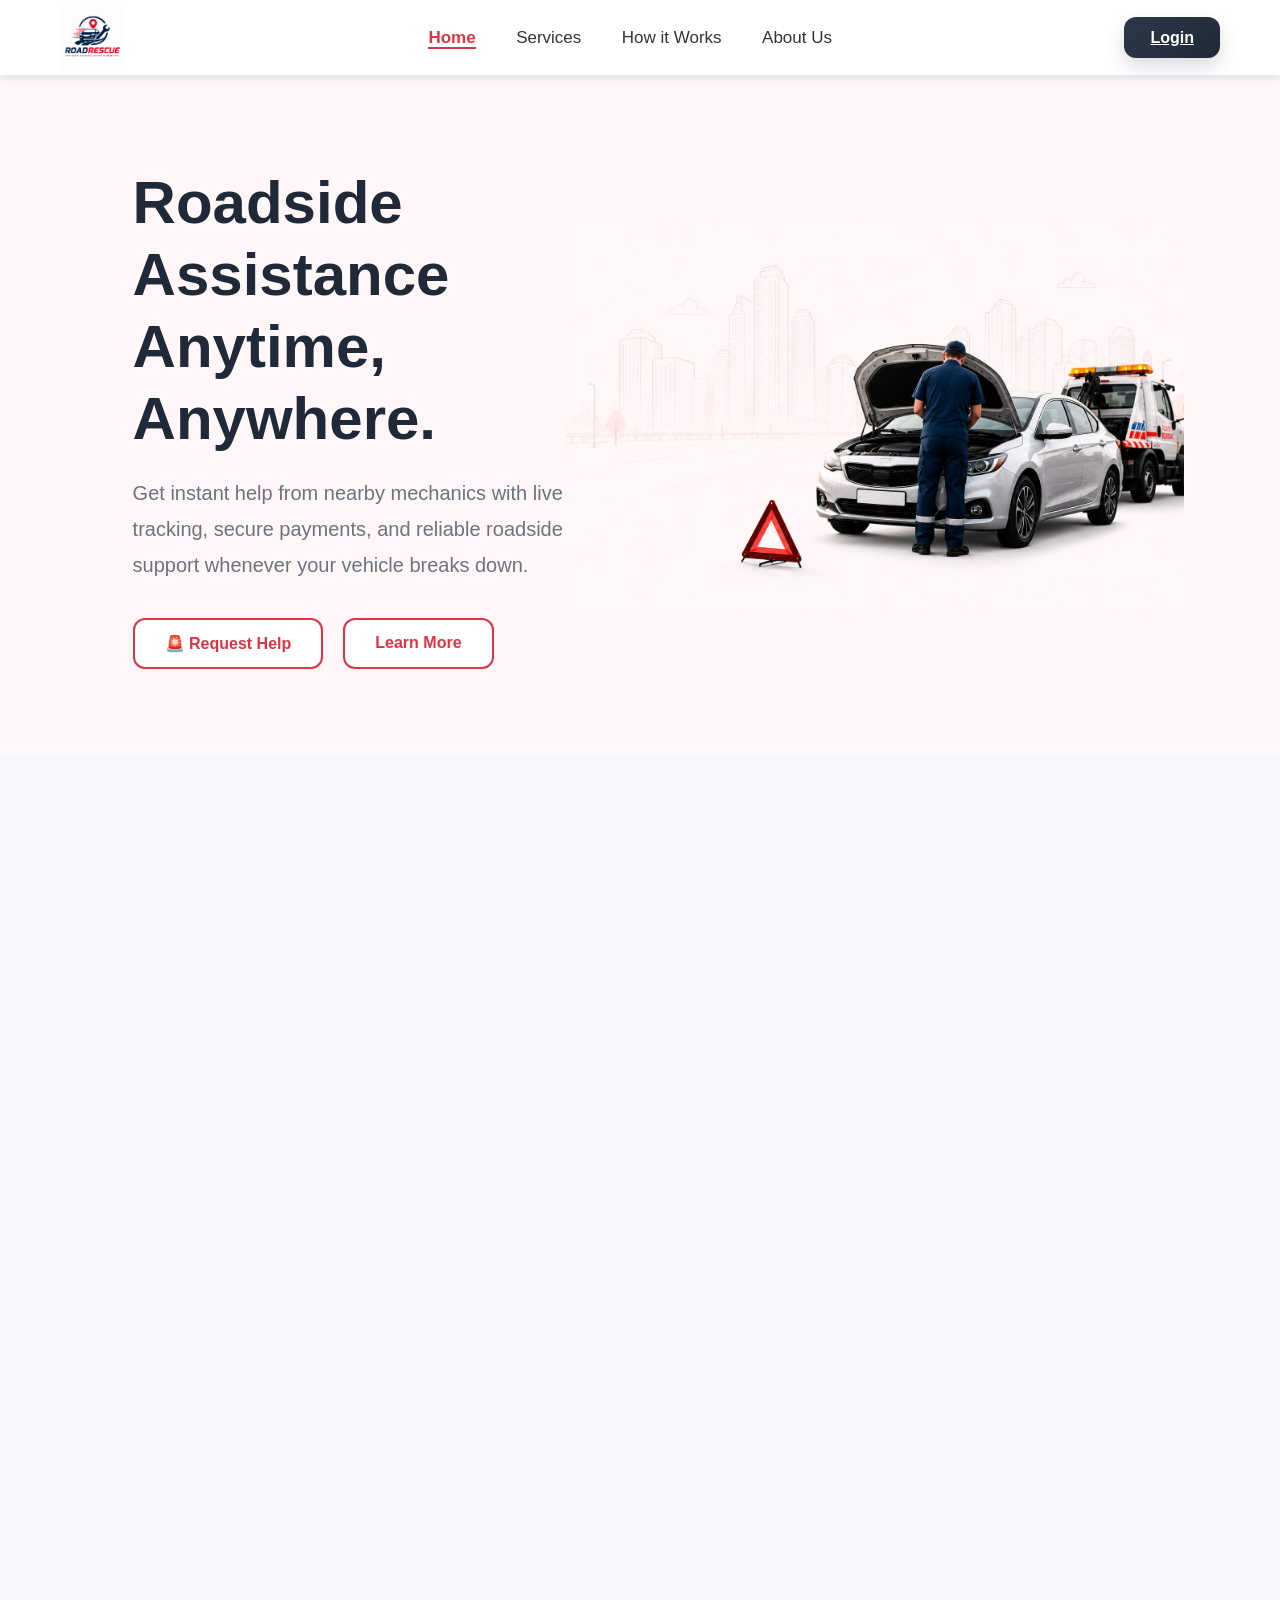
<file: Index.html>
<!DOCTYPE html>
<html lang="en">

<head>
    <meta charset="UTF-8">
    <meta name="viewport" content="width=device-width, initial-scale=1.0">
    <title>RoadRescue</title>
    <link rel="stylesheet" href="css/style.css">
    <link rel="stylesheet" href="https://unpkg.com/aos@2.3.4/dist/aos.css">
</head>

<body>
    <nav class="navbar">
        <div class="logo">
            <img src="images/Logo.png" alt="logo">
        </div>
        <div class="menu">
            <ul>
                <li><a href="#home">Home</a></li>
                <li><a href="#services">Services</a></li>
                <li><a href="#how-it-works">How it Works</a></li>
                <li><a href="#contact">About Us</a></li>

            </ul>
        </div>
        <div class="button">
           <a href="login.html" class="login">Login</a>
        </div>
    </nav>
    <section class="hero" id="home" data-aos="fade-up">
        <div class="hero-text">
            <h1>Roadside Assistance <br> Anytime, Anywhere.</h1>

            <p>
                Get instant help from nearby mechanics with live tracking,
                secure payments, and reliable roadside support whenever your
                vehicle breaks down.
            </p>

            <div class="hero-btns">
                <button class="help-btn" id="requestHelpBtn">🚨 Request Help</button>
                <button class="learn-btn">Learn More</button>
            </div>

        </div>
        <div class="hero-img">
                <div class="hero-image">
                <img src="images/HeroPic.jpeg" alt="Roadside Assistance">
            </div>
        </div>
    </section>
    <section class="services" id="services" data-aos="fade-up">

    <h4>OUR SERVICES</h4>
    <h2>Emergency Roadside Assistance</h2>
    <p class="subtitle">
        We provide fast, reliable, and professional roadside assistance
        whenever and wherever you need it.
    </p>

    <div class="service-container">

        <div class="card" data-aos="zoom-in">
            <div class="icon">🛞</div>
            <h3>Flat Tire Repair</h3>
            <p>Quick tire replacement and puncture repair to get you back on the road safely.</p>
        </div>

        <div class="card" data-aos="zoom-in">
            <div class="icon">🔋</div>
            <h3>Battery Jump Start</h3>
            <p>Dead battery? Our experts provide instant jump-start assistance anytime.</p>
        </div>

        <div class="card" data-aos="zoom-in">
            <div class="icon">⛽</div>
            <h3>Fuel Delivery</h3>
            <p>Run out of fuel? We'll deliver fuel directly to your current location.</p>
        </div>

        <div class="card" data-aos="zoom-in">
            <div class="icon">🔧</div>
            <h3>Engine Assistance</h3>
            <p>Emergency mechanical support for minor engine issues and roadside repairs.</p>
        </div>

    </div>

</section>
<section class="how-it-works" id="how-it-works" data-aos="flip-left">

    <h4>HOW IT WORKS</h4>
    <h2>Get Help in 4 Simple Steps</h2>

    <p class="how-subtitle">
        RoadRescue connects you with nearby mechanics in just a few clicks,
        ensuring quick and reliable roadside assistance whenever you need it.
    </p>

    <div class="steps">

        <div class="step">
            <div class="step-icon">📍</div>
            <h3>Share Location</h3>
            <p>Allow GPS access so we can detect your exact location instantly.</p>
        </div>

        <div class="arrow">➜</div>

        <div class="step">
            <div class="step-icon">👨‍🔧</div>
            <h3>Find Mechanic</h3>
            <p>Our system connects you with the nearest available mechanic.</p>
        </div>

        <div class="arrow">➜</div>

        <div class="step">
            <div class="step-icon">🚗</div>
            <h3>Track Live</h3>
            <p>Monitor your mechanic's live location and estimated arrival time.</p>
        </div>

        <div class="arrow">➜</div>

        <div class="step">
            <div class="step-icon">✅</div>
            <h3>Back on Road</h3>
            <p>Get your vehicle repaired safely and rate your experience.</p>
        </div>

    </div>

</section>
<footer id="contact"  data-aos="fade-up">

    <div class="footer-container">

        <div class="footer-about">

            <h2>🚗 RoadRescue</h2>

            <p>
                Your trusted roadside assistance partner.
                Fast, reliable, and available whenever your vehicle needs help.
            </p>

        </div>

        <div class="footer-links">

            <h3>Quick Links</h3>

            <a href="#">Home</a>
            <a href="#">Services</a>
            <a href="#">How It Works</a>
            <a href="#">Contact</a>

        </div>

        <div class="footer-contact">

            <h3>Contact</h3>

            <p>📍 Ahmedabad, India</p>
            <p>📞 +91 98765 43210</p>
            <p>✉ support@roadrescue.com</p>

        </div>

    </div>

    <hr>

    <p class="copyright">
        © 2026 RoadRescue. All Rights Reserved.
    </p>

</footer>
<script src="https://unpkg.com/aos@2.3.4/dist/aos.js"></script>
<script>
    AOS.init();
</script>

<script src="js/script.js"></script>
</body>

</html>
</file>
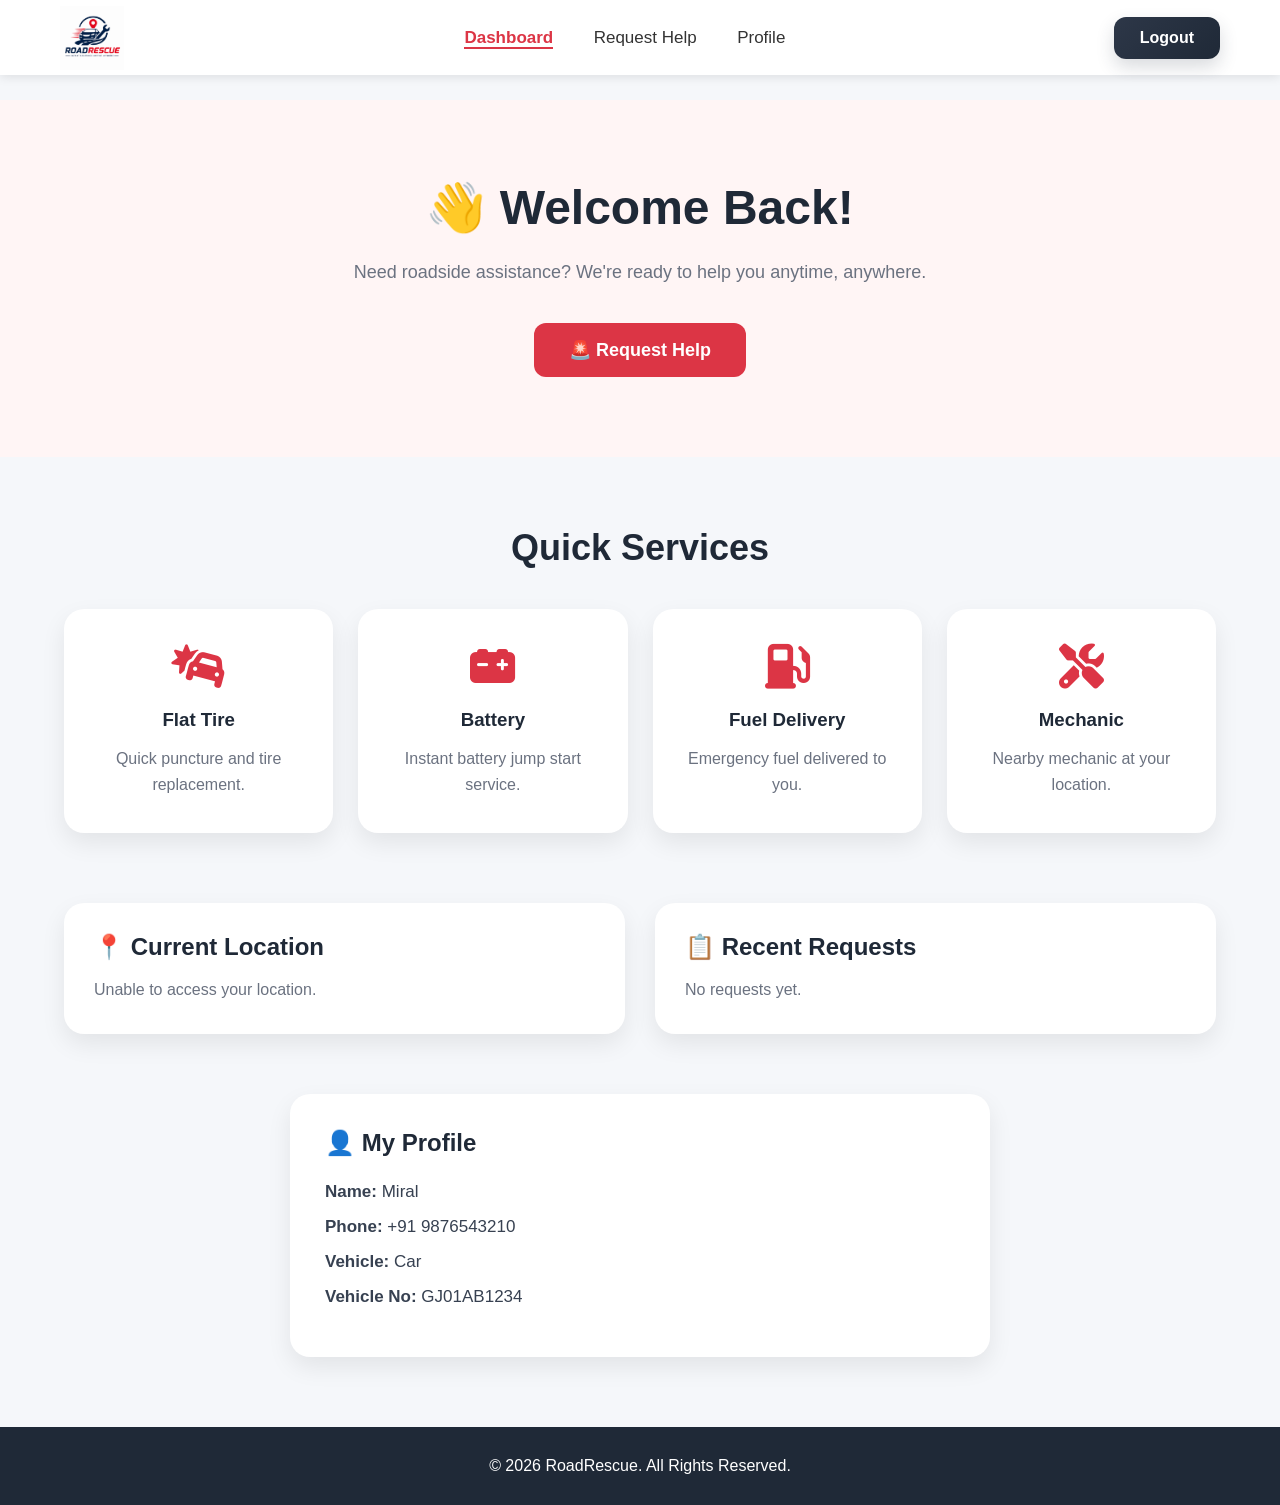
<file: dashboard.html>
<!DOCTYPE html>
<html lang="en">

<head>
    <meta charset="UTF-8">
    <meta name="viewport" content="width=device-width, initial-scale=1.0">
    <title>Dashboard | RoadRescue</title>

    <link rel="stylesheet" href="css/style.css">
    <link rel="stylesheet" href="css/dashboard.css">

    <link rel="stylesheet"
        href="https://cdnjs.cloudflare.com/ajax/libs/font-awesome/6.7.2/css/all.min.css">
</head>

<body>

    <!-- ================= NAVBAR ================= -->

    <nav class="navbar">

        <div class="logo">
            <a href="index.html">
                <img src="images/Logo.png" alt="RoadRescue Logo">
            </a>
        </div>

        <div class="menu">
            <ul>
                <li><a href="#" class="active">Dashboard</a></li>
                <li><a href="request.html">Request Help</a></li>
                <li><a href="profile.html">Profile</a></li>
            </ul>
        </div>

        <div class="button">
            <button class="login" id="logoutBtn">
                Logout
            </button>
        </div>

    </nav>

    <!-- ================= HERO ================= -->

    <section class="dashboard-hero">

        <h1>👋 Welcome Back!</h1>

        <p>
            Need roadside assistance? We're ready to help you anytime,
            anywhere.
        </p>

        <a href="request.html" class="request-btn">
            🚨 Request Help
        </a>

    </section>

    <!-- ================= SERVICES ================= -->

    <section class="dashboard-services">

        <h2>Quick Services</h2>

        <div class="service-grid">

            <div class="service-card">
                <i class="fa-solid fa-car-burst"></i>
                <h3>Flat Tire</h3>
                <p>Quick puncture and tire replacement.</p>
            </div>

            <div class="service-card">
                <i class="fa-solid fa-car-battery"></i>
                <h3>Battery</h3>
                <p>Instant battery jump start service.</p>
            </div>

            <div class="service-card">
                <i class="fa-solid fa-gas-pump"></i>
                <h3>Fuel Delivery</h3>
                <p>Emergency fuel delivered to you.</p>
            </div>

            <div class="service-card">
                <i class="fa-solid fa-screwdriver-wrench"></i>
                <h3>Mechanic</h3>
                <p>Nearby mechanic at your location.</p>
            </div>

        </div>

    </section>

    <!-- ================= DASHBOARD INFO ================= -->

    <section class="dashboard-info">

        <!-- Location -->

        <div class="info-card">

            <h2>📍 Current Location</h2>

            <p id="locationText">
                Detecting your location...
            </p>

        </div>

        <!-- Recent Requests -->

        <div class="info-card">

            <h2>📋 Recent Requests</h2>

            <p>
                No requests yet.
            </p>

        </div>

    </section>

    <!-- ================= PROFILE ================= -->

    <section class="profile-card">

        <h2>👤 My Profile</h2>

        <div class="profile-details">

            <p><strong>Name:</strong> Miral</p>

            <p><strong>Phone:</strong> +91 9876543210</p>

            <p><strong>Vehicle:</strong> Car</p>

            <p><strong>Vehicle No:</strong> GJ01AB1234</p>

        </div>

    </section>

    <!-- ================= FOOTER ================= -->

    <footer>

        <p>
            © 2026 RoadRescue. All Rights Reserved.
        </p>

    </footer>

    <script src="js/dashboard.js"></script>

</body>

</html>
</file>
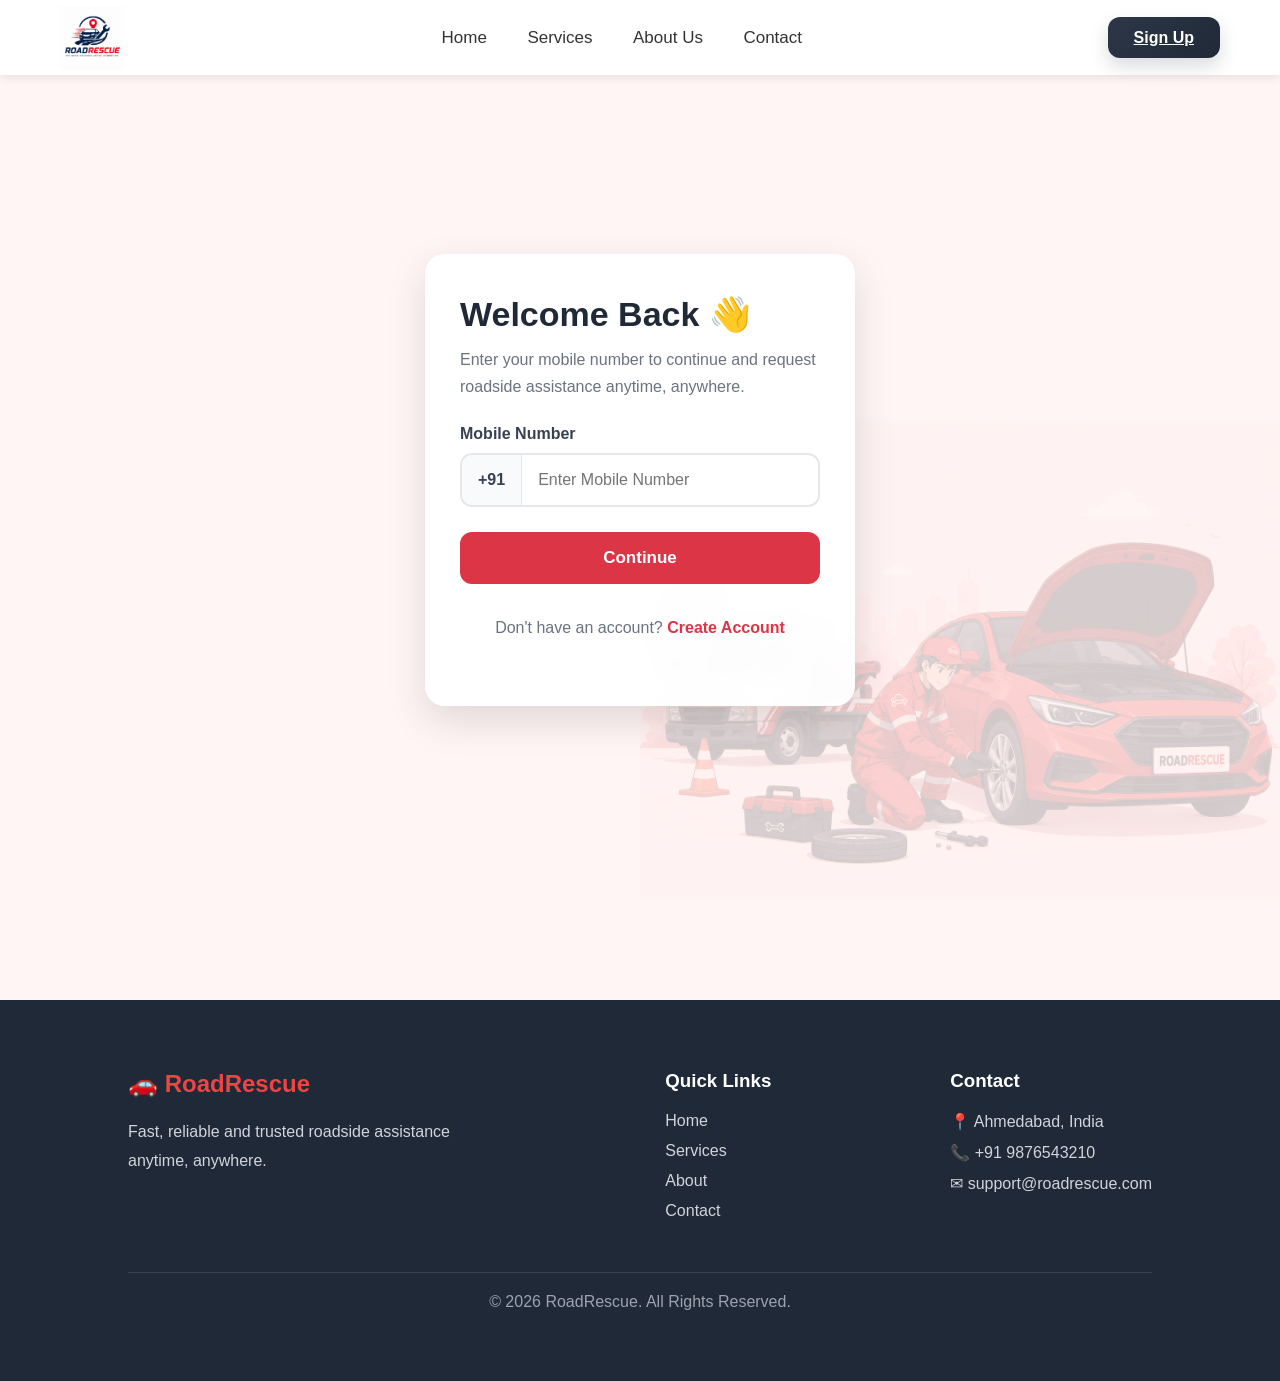
<file: login.html>
<!DOCTYPE html>
<html lang="en">

<head>
    <meta charset="UTF-8">
    <meta name="viewport" content="width=device-width, initial-scale=1.0">
    <title>Login Roadrescue</title>
    <link rel="stylesheet" href="css/style.css">
    <link rel="stylesheet" href="css/login.css">
</head>

<body>
    <nav class="navbar">
        <div class="logo">
            <a href="index.html">
                <img src="images/Logo.png" alt="RoadRescue Logo">
            </a>
        </div>

        <div class="menu">
            <ul>
                <li><a href="index.html">Home</a></li>
                <li><a href="services.html">Services</a></li>
                <li><a href="about.html">About Us</a></li>
                <li><a href="contact.html">Contact</a></li>
            </ul>
        </div>

        <div class="button">
            <a href="signup.html" class="login">Sign Up</a>
        </div>
    </nav>


    <section class="login-section">

        <!-- Background Illustration -->

        <img src="images/login-background.png" alt="Roadside Assistance" class="bg-image">

        <!-- Login Card -->

        <div class="login-card">

            <h1>Welcome Back 👋</h1>

            <p>
                Enter your mobile number to continue and request roadside
                assistance anytime, anywhere.
            </p>

            <!-- Login Form -->

            <form id="loginForm">

                <label>Mobile Number</label>

                <div class="phone-input">

                    <span>+91</span>

                    <input type="tel" id="phone" maxlength="10" placeholder="Enter Mobile Number" required>

                </div>

                <button type="submit" class="login-btn">
                    Continue
                </button>

            </form>

            <!-- OTP -->

            <div class="otp-box">

                <h2>Verify OTP</h2>

                <p>
                    Enter the 6-digit OTP sent to your mobile number.
                </p>

                <div class="otp-inputs">

                    <input type="text" maxlength="1">
                    <input type="text" maxlength="1">
                    <input type="text" maxlength="1">
                    <input type="text" maxlength="1">
                    <input type="text" maxlength="1">
                    <input type="text" maxlength="1">

                </div>

                <p class="resend">
                    Didn't receive OTP?
                    <a href="#">Resend OTP</a>
                </p>

                <button type="button" id="verifyBtn" class="login-btn">
                    Verify OTP
                </button>

            </div>

            <p class="signup-link">
                Don't have an account?
                <a href="signup.html">Create Account</a>
            </p>

        </div>

    </section>

    <footer>

        <div class="footer-container">

            <div class="footer-about">

                <h2>🚗 RoadRescue</h2>

                <p>

                    Fast, reliable and trusted roadside assistance anytime,
                    anywhere.

                </p>

            </div>

            <div class="footer-links">

                <h3>Quick Links</h3>

                <a href="index.html">Home</a>
                <a href="services.html">Services</a>
                <a href="about.html">About</a>
                <a href="contact.html">Contact</a>

            </div>

            <div class="footer-contact">

                <h3>Contact</h3>

                <p>📍 Ahmedabad, India</p>
                <p>📞 +91 9876543210</p>
                <p>✉ support@roadrescue.com</p>

            </div>

        </div>

        <hr>

        <p class="copyright">

            © 2026 RoadRescue. All Rights Reserved.

        </p>

    </footer>

    <script src="js/login.js"></script>
</body>

</html>
</file>
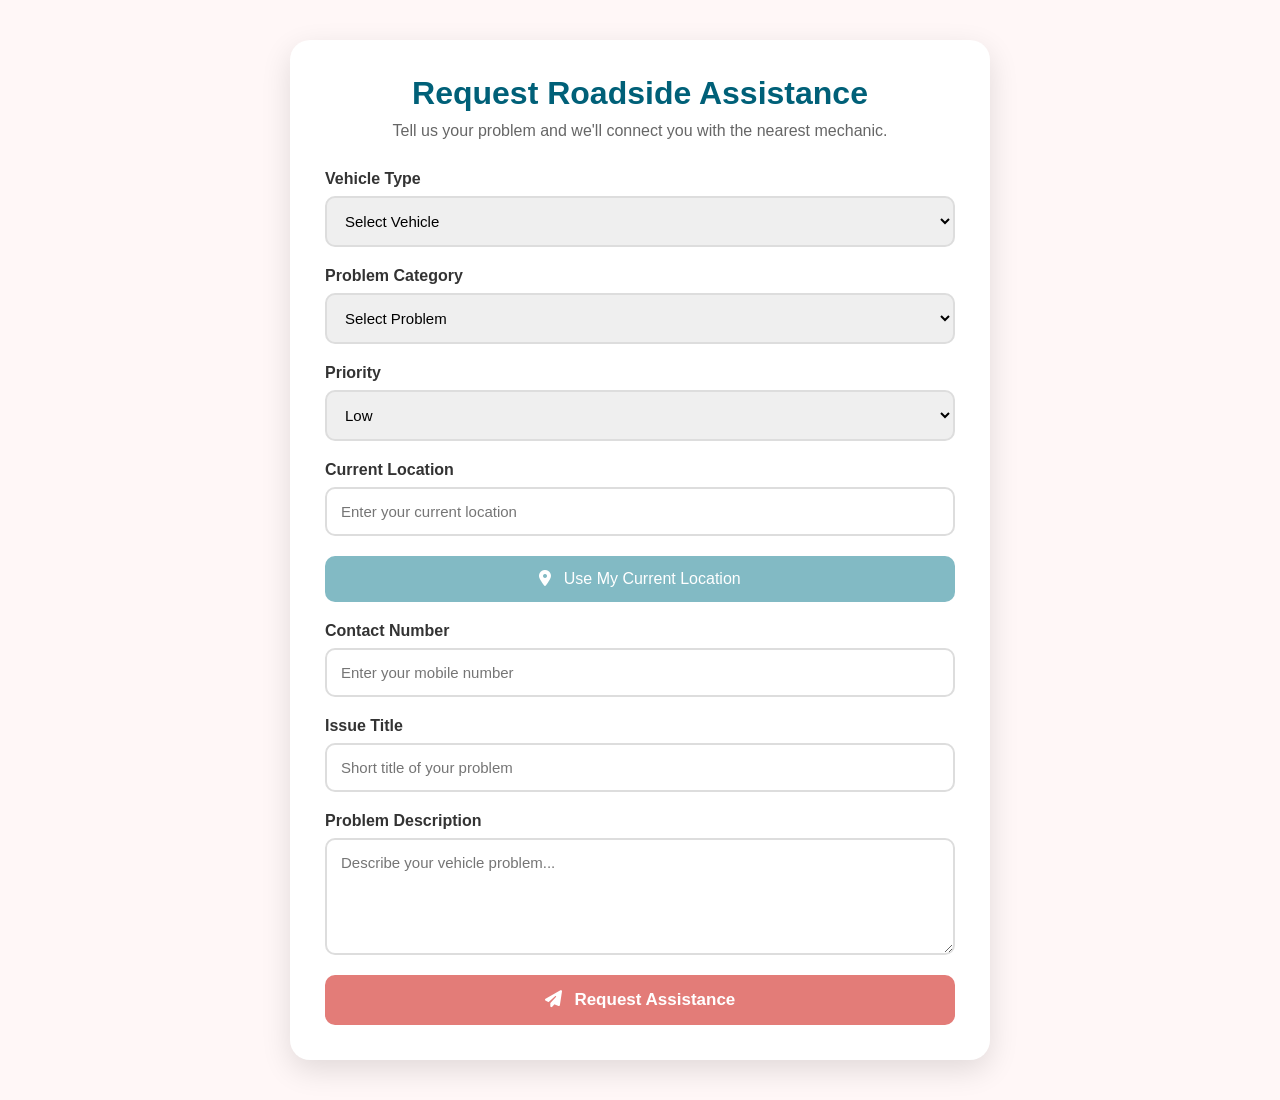
<file: request.html>
<!DOCTYPE html>
<html lang="en">
<head>
    <meta charset="UTF-8">
    <meta name="viewport" content="width=device-width, initial-scale=1.0">
    <title>Request Help</title>

    <link rel="stylesheet" href="css/request.css">

    <link rel="stylesheet"
    href="https://cdnjs.cloudflare.com/ajax/libs/font-awesome/6.6.0/css/all.min.css">
</head>
<body>

<div class="container">

    <div class="help-card">

        <h1>Request Roadside Assistance</h1>
        <p>Tell us your problem and we'll connect you with the nearest mechanic.</p>

        <form id="helpForm">

            <!-- Vehicle Type -->
            <div class="input-box">
                <label>Vehicle Type</label>

                <select id="vehicleType" required>
                    <option value="">Select Vehicle</option>
                    <option>Bike</option>
                    <option>Car</option>
                    <option>Scooter</option>
                    <option>Truck</option>
                    <option>Bus</option>
                    <option>Other</option>
                </select>
            </div>

            <!-- Problem Category -->
            <div class="input-box">
                <label>Problem Category</label>

                <select id="problemCategory" required>
                    <option value="">Select Problem</option>
                    <option>Flat Tire</option>
                    <option>Battery Issue</option>
                    <option>Engine Failure</option>
                    <option>Fuel Delivery</option>
                    <option>Brake Issue</option>
                    <option>Accident Assistance</option>
                    <option>Towing Service</option>
                    <option>Other</option>
                </select>
            </div>

            <!-- Priority -->
            <div class="input-box">
                <label>Priority</label>

                <select id="priority">
                    <option>Low</option>
                    <option>Normal</option>
                    <option>Urgent</option>
                    <option>Emergency</option>
                </select>
            </div>

            <!-- Current Location -->
            <div class="input-box">
                <label>Current Location</label>

                <input
                type="text"
                id="location"
                placeholder="Enter your current location"
                required>
            </div>

            <!-- GPS Button -->
            <button type="button" class="location-btn">
                <i class="fa-solid fa-location-dot"></i>
                Use My Current Location
            </button>

            <!-- Contact Number -->
            <div class="input-box">
                <label>Contact Number</label>

                <input
                type="tel"
                id="phone"
                placeholder="Enter your mobile number"
                required>
            </div>

            <!-- Issue Title -->
            <div class="input-box">
                <label>Issue Title</label>

                <input
                type="text"
                id="title"
                placeholder="Short title of your problem"
                required>
            </div>

            <!-- Description -->
            <div class="input-box">
                <label>Problem Description</label>

                <textarea
                id="description"
                rows="5"
                placeholder="Describe your vehicle problem..."
                required></textarea>
            </div>

            <!-- Submit Button -->
            <button type="submit" class="submit-btn">
                <i class="fa-solid fa-paper-plane"></i>
                Request Assistance
            </button>

        </form>

    </div>

</div>

<script src="js/request.js"></script>

</body>
</html>
</file>
<file: css/style.css>
* {
    margin: 0;
    padding: 0;
    box-sizing: border-box;
    font-family: Arial, Helvetica, sans-serif;
}

html {
    scroll-behavior: smooth;
}

body {
    background-color: #f5f7fa;
}

section[id], footer[id] {
    scroll-margin-top: 90px;
}

.navbar {
    position: fixed;
    top: 0;
    left: 0;
    width: 100%;
    height: 75px;
    background: rgba(255, 255, 255, 0.95);
    display: flex;
    justify-content: space-between;
    align-items: center;
    padding: 0 60px;
    box-shadow: 0 2px 10px rgba(0, 0, 0, 0.1);
    z-index: 1000;
}

.navbar .logo {
    /* display: flex; */
    align-items: center;
    height: 64px;
    width: auto;
    padding-right: 12px;
}

.navbar .logo img {
    height: 100%;
    width: auto;
    display: block;
    object-fit: contain;
}

.menu {
    display: flex;
    list-style: none;
    gap: 30px;
    /* Space between menu items */
    align-items: center;
}

.menu li {
    margin: 0 18px;
    display: inline;
}

.menu a {
    text-decoration: none;
    color: #333;
    font-size: 17px;
    transition: .3s;
}

.menu a:hover {
    color: #1565c0;
    text-decoration: underline;

}

.menu a.active {
    color: #1565c0;
    font-weight: 600;
}

/* .button button {
    padding: 10px 20px;
    margin-left: 10px;
    border: none;
    border-radius: 5px;
    cursor: pointer;
    font-size: 15px;
    transition: .3s;
} */

.login {
    background: linear-gradient(135deg, #2d3748 0%, #1f2937 100%);
    color: #ffffff;
    border: none;
    padding: 12px 26px;
    border-radius: 12px;
    font-size: 16px;
    font-weight: 700;
    cursor: pointer;
    transition: transform 200ms ease, box-shadow 200ms ease, opacity 160ms ease;
    box-shadow: 0 8px 18px rgba(45, 55, 72, 0.18);
}
.login a{
    color: inherit;
    text-decoration: none;
}

.login:hover {
    transform: translateY(-2px) scale(1.02);
    box-shadow: 0 12px 24px rgba(45, 55, 72, 0.22);
}

.login:active {
    transform: translateY(0) scale(0.99);
    opacity: 0.98;
}

.login:focus {
    outline: 3px solid rgba(21,101,192,0.12);
    outline-offset: 4px;
}

.hero {
    width: 100%;
    margin:  80px auto;
    padding: 50px;
    display: flex;
    justify-content: center;
    align-items: center;
    min-height: 75vh;
    background-color: #fff7f7;
}

.hero-text {
    width: 85%;
    margin-left: 7%;
}

.hero-text h1 {
    font-size: 60px;
    color: #1f2937;
    margin-bottom: 20px;
    line-height: 1.2;
}

.hero-text p {
    font-size: 20px;
    color: #6b7280;
    line-height: 1.8;
    margin-bottom: 35px;
}

.hero-btns {
    display: flex;
    gap: 20px;
}

.help-btn {

    padding: 14px 30px;
    border: 2px solid #DC3545;
    background: white;
    color: #DC3545;
    border-radius: 12px;
    font-size: 16px;
    font-weight: bold;
    cursor: pointer;
    transition: .3s;

}

.learn-btn {

    padding: 14px 30px;
    border: 2px solid #DC3545;
    background: white;
    color: #DC3545;
    border-radius: 12px;
    font-size: 16px;
    font-weight: bold;
    cursor: pointer;
    transition: .3s;

}

.help-btn:hover {
     background: #DC3545;
     color: white;
    transform: scale(1.05);
}
.learn-btn:hover {
     background: #DC3545;
     color: white;
    transform: scale(1.05);
}

.hero-image {
    
    margin-right: 7%;
}

.hero-image img {
    width: 100%;
    object-fit: cover;
}
.services{
    width:90%;
    margin:100px auto;
    text-align:center;
}

* .services h4{
    color:#ef4444;
    letter-spacing:2px;
    margin-bottom:10px;
}

.services h2{
    font-size:42px;
    color:#1f2937;
    margin-bottom:15px;
}

.subtitle{
    color:#6b7280;
    width:60%;
    margin:auto;
    line-height:1.8;
    margin-bottom:50px;
}

.service-container{
    display:grid;
    grid-template-columns:repeat(4,1fr);
    gap:30px;
}

.card{
    background:white;
    padding:35px 25px;
    border-radius:20px;
    box-shadow:0 10px 30px rgba(0,0,0,.08);
    transition:.35s;
    cursor:pointer;
}

.card:hover{
    transform:translateY(-12px);
    box-shadow:0 20px 40px rgba(239,68,68,.18);
}

.icon{
    width:70px;
    height:70px;
    margin:auto;
    background:#fff5f5;
    border-radius:50%;
    display:flex;
    justify-content:center;
    align-items:center;
    font-size:32px;
    margin-bottom:20px;
}

.card h3{
    color:#1f2937;
    margin-bottom:15px;
}

.card p{
    color:#6b7280;
    line-height:1.7;
}
@media(max-width:992px){

.service-container{
    grid-template-columns:repeat(2,1fr);
}

.subtitle{
    width:90%;
}

}

@media(max-width:600px){

.service-container{
    grid-template-columns:1fr;
}

.services h2{
    font-size:32px;
}

} 
.how-it-works{
    width:100%;
    margin:100px auto;
    text-align:center;
    background-color: #fff5f5;
}

.how-it-works h4{
    color:#ef4444;
    letter-spacing:2px;
    margin-bottom:10px;
    padding: 10px;
}

.how-it-works h2{
    font-size:42px;
    color:#1f2937;
    margin-bottom:15px;
}

.how-subtitle{
    width:60%;
    margin:auto;
    color:#6b7280;
    line-height:1.8;
    margin-bottom:60px;
}

.steps{
    display:flex;
    justify-content:center;
    align-items:center;
    gap:20px;
    flex-wrap:wrap;
}

.step{
    width:220px;
    padding:30px 20px;
    background:white;
    border-radius:20px;
    box-shadow:0 10px 30px rgba(0,0,0,.08);
    transition:.3s;
}

.step:hover{
    transform:translateY(-10px);
}

.step-icon{
    width:70px;
    height:70px;
    background:#FFF5F5;
    margin:auto;
    border-radius:50%;
    display:flex;
    justify-content:center;
    align-items:center;
    font-size:32px;
    margin-bottom:20px;
}

.step h3{
    margin-bottom:15px;
    color:#1f2937;
}

.step p{
    color:#6b7280;
    line-height:1.6;
}

.arrow{
    font-size:35px;
    color:#ef4444;
}
footer{
    background:#1f2937;
    color:white;
    padding:70px 10%;
    margin-top:100px;
}

.footer-container{
    display:flex;
    justify-content:space-between;
    flex-wrap:wrap;
    gap:50px;
}

.footer-about{
    width:35%;
}

.footer-about h2{
    color:#ef4444;
    margin-bottom:20px;
}

.footer-about p{
    color:#d1d5db;
    line-height:1.8;
}

.footer-links,
.footer-contact{
    display:flex;
    flex-direction:column;
}

.footer-links h3,
.footer-contact h3{
    margin-bottom:20px;
}

.footer-links a{
    color:#d1d5db;
    text-decoration:none;
    margin-bottom:12px;
    transition:.3s;
}

.footer-links a:hover{
    color:#ef4444;
}

.footer-contact p{
    color:#d1d5db;
    margin-bottom:12px;
}

hr{
    margin:40px 0 20px;
    border:0;
    height:1px;
    background:#374151;
}

.copyright{
    text-align:center;
    color:#9ca3af;
}
.menu a.active {
    color: #DC3545;
    font-weight: bold;
    border-bottom: 2px solid #DC3545;
}
</file>
<file: css/dashboard.css>
/* ===========================
   DASHBOARD
=========================== */

body{
    background:#f5f7fa;
}

/* Hero Section */

.dashboard-hero{
    margin-top:100px;
    padding:80px 20px;
    text-align:center;
    background:#FFF5F5;
}

.dashboard-hero h1{
    font-size:48px;
    color:#1F2937;
    margin-bottom:20px;
}

.dashboard-hero p{
    max-width:700px;
    margin:auto;
    color:#6B7280;
    line-height:1.8;
    margin-bottom:35px;
    font-size:18px;
}

/* Request Button */

.request-btn{
    display:inline-block;
    background:#DC3545;
    color:white;
    text-decoration:none;
    padding:16px 35px;
    border-radius:12px;
    font-size:18px;
    font-weight:bold;
    transition:.3s;
}

.request-btn:hover{
    background:#C82333;
    transform:translateY(-4px);
}

/* Services */

.dashboard-services{
    width:90%;
    margin:70px auto;
}

.dashboard-services h2{
    text-align:center;
    margin-bottom:40px;
    color:#1F2937;
    font-size:36px;
}

.service-grid{
    display:grid;
    grid-template-columns:repeat(4,1fr);
    gap:25px;
}

.service-card{
    background:white;
    border-radius:20px;
    padding:35px 25px;
    text-align:center;
    box-shadow:0 10px 25px rgba(0,0,0,.08);
    transition:.3s;
}

.service-card:hover{
    transform:translateY(-10px);
    box-shadow:0 15px 35px rgba(220,53,69,.18);
}

.service-card i{
    font-size:45px;
    color:#DC3545;
    margin-bottom:20px;
}

.service-card h3{
    margin-bottom:15px;
    color:#1F2937;
}

.service-card p{
    color:#6B7280;
    line-height:1.6;
}

/* Dashboard Cards */

.dashboard-info{
    width:90%;
    margin:50px auto;
    display:grid;
    grid-template-columns:repeat(2,1fr);
    gap:30px;
}

.info-card{
    background:white;
    padding:30px;
    border-radius:20px;
    box-shadow:0 10px 25px rgba(0,0,0,.08);
}

.info-card h2{
    margin-bottom:15px;
    color:#1F2937;
}

.info-card p{
    color:#6B7280;
    line-height:1.8;
}

/* Profile */

.profile-card{
    width:90%;
    max-width:700px;
    margin:60px auto;
    background:white;
    padding:35px;
    border-radius:20px;
    box-shadow:0 10px 25px rgba(0,0,0,.08);
}

.profile-card h2{
    margin-bottom:25px;
    color:#1F2937;
}

.profile-details p{
    margin-bottom:15px;
    font-size:17px;
    color:#374151;
}

/* Footer */

footer{
    text-align:center;
    padding:30px;
    background:#1F2937;
    color:white;
    margin-top:70px;
}

/* Responsive */

@media(max-width:992px){

    .service-grid{
        grid-template-columns:repeat(2,1fr);
    }

    .dashboard-info{
        grid-template-columns:1fr;
    }

}

@media(max-width:768px){

    .dashboard-hero h1{
        font-size:36px;
    }

    .dashboard-hero p{
        font-size:16px;
    }

}

@media(max-width:600px){

    .service-grid{
        grid-template-columns:1fr;
    }

    .profile-card{
        padding:25px;
    }

    .dashboard-services h2{
        font-size:30px;
    }

}
</file>
<file: css/login.css>
/* ===========================
   LOGIN PAGE
=========================== */

body {
    background: #FFF5F5;
}

/* Login Section */

.login-section {
    position: relative;
    min-height: 100vh;
    display: flex;
    justify-content: center;
    align-items: center;
    padding: 120px 20px 60px;
    overflow: hidden;
}

/* Background Image */

.bg-image {
    position: absolute;
    right: 0;
    bottom: 0;
    width: 700px;
    max-width: 50%;
    opacity: 0.18;
    pointer-events: none;
    user-select: none;
}

/* Login Card */

.login-card {
    width: 100%;
    max-width: 430px;
    background: rgba(255,255,255,0.95);
    backdrop-filter: blur(8px);
    border-radius: 20px;
    padding: 40px 35px;
    box-shadow: 0 15px 40px rgba(0,0,0,.12);
    z-index: 2;
}

/* Heading */

.login-card h1 {
    color: #1F2937;
    font-size: 34px;
    margin-bottom: 12px;
}

.login-card p {
    color: #6B7280;
    line-height: 1.7;
    margin-bottom: 25px;
}

/* Labels */

form label {
    display: block;
    margin-bottom: 10px;
    font-weight: 600;
    color: #374151;
}

/* Phone Input */

.phone-input {
    display: flex;
    align-items: center;
    border: 2px solid #E5E7EB;
    border-radius: 12px;
    overflow: hidden;
    margin-bottom: 25px;
    transition: .3s;
    background: white;
}

.phone-input:focus-within {
    border-color: #DC3545;
    box-shadow: 0 0 0 4px rgba(220,53,69,.12);
}

.phone-input span {
    padding: 16px;
    background: #F9FAFB;
    font-weight: bold;
    color: #374151;
    border-right: 1px solid #E5E7EB;
}

.phone-input input {
    width: 100%;
    border: none;
    outline: none;
    padding: 16px;
    font-size: 16px;
    background: transparent;
}

/* Button */

.login-btn {
    width: 100%;
    padding: 16px;
    border: none;
    border-radius: 12px;
    background: #DC3545;
    color: white;
    font-size: 17px;
    font-weight: bold;
    cursor: pointer;
    transition: .3s;
}

.login-btn:hover {
    background: #C82333;
    transform: translateY(-2px);
}

/* OTP Section */

.otp-box {
    display: none;
    margin-top: 35px;
}

.otp-box h2 {
    color: #1F2937;
    margin-bottom: 10px;
}

.otp-inputs {
    display: flex;
    justify-content: space-between;
    gap: 10px;
    margin: 25px 0;
}

.otp-inputs input {
    width: 52px;
    height: 58px;
    border: 2px solid #E5E7EB;
    border-radius: 12px;
    text-align: center;
    font-size: 22px;
    font-weight: bold;
    outline: none;
    transition: .3s;
}

.otp-inputs input:focus {
    border-color: #DC3545;
}

/* Resend */

.resend {
    text-align: center;
    margin-bottom: 20px;
}

.resend a {
    color: #DC3545;
    text-decoration: none;
    font-weight: bold;
}

.resend a:hover {
    text-decoration: underline;
}

/* Signup */

.signup-link {
    text-align: center;
    margin-top: 30px;
}

.signup-link a {
    color: #DC3545;
    font-weight: bold;
    text-decoration: none;
}

.signup-link a:hover {
    text-decoration: underline;
}

/* ===========================
   Responsive
=========================== */

@media(max-width:900px){

    .bg-image{
        width:500px;
        opacity:.12;
    }

}

@media(max-width:768px){

    .login-card{
        max-width:100%;
        padding:35px 25px;
    }

    .bg-image{
        width:380px;
        opacity:.10;
    }

}

@media(max-width:480px){

    .login-card h1{
        font-size:28px;
    }

    .otp-inputs input{
        width:42px;
        height:48px;
        font-size:18px;
    }

    .phone-input span{
        padding:14px;
    }

}
</file>
<file: css/request.css>
*{
    margin: 0;
    padding: 0;
    box-sizing: border-box;
    font-family: "Poppins", sans-serif;
}

body{
    background: #fff7f7;
    display: flex;
    justify-content: center;
    align-items: center;
    min-height: 100vh;
    padding: 40px 20px;
}

.container{
    width: 100%;
    display: flex;
    justify-content: center;
}

.help-card{
    width: 100%;
    max-width: 700px;
    background: #ffffff;
    border-radius: 20px;
    padding: 35px;
    box-shadow: 0 10px 30px rgba(0,0,0,0.12);
}

.help-card h1{
    text-align: center;
    color: #006078;
    margin-bottom: 10px;
}

.help-card p{
    text-align: center;
    color: #666;
    margin-bottom: 30px;
}

.input-box{
    display: flex;
    flex-direction: column;
    margin-bottom: 20px;
}

.input-box label{
    margin-bottom: 8px;
    font-weight: 600;
    color: #333;
}

.input-box input,
.input-box select,
.input-box textarea{
    width: 100%;
    padding: 14px;
    border: 2px solid #ddd;
    border-radius: 10px;
    font-size: 15px;
    outline: none;
    transition: 0.3s;
}

.input-box input:focus,
.input-box select:focus,
.input-box textarea:focus{
    border-color: #006078;
    box-shadow: 0 0 8px rgba(0,96,120,0.2);
}

textarea{
    resize: vertical;
}

.location-btn{
    width: 100%;
    padding: 14px;
    margin-bottom: 20px;
    border: none;
    border-radius: 10px;
    background: #82bac4;
    color: white;
    font-size: 16px;
    cursor: pointer;
    transition: 0.3s;
}

.location-btn:hover{
    background: #006078;
}

.location-btn i{
    margin-right: 8px;
}

.submit-btn{
    width: 100%;
    padding: 15px;
    border: none;
    border-radius: 10px;
    background: #e37c78;
    color: white;
    font-size: 17px;
    font-weight: 600;
    cursor: pointer;
    transition: 0.3s;
}

.submit-btn:hover{
    background: #cf6662;
    transform: translateY(-2px);
}

.submit-btn i{
    margin-right: 8px;
}

@media(max-width:768px){

    .help-card{
        padding: 25px;
    }

    .help-card h1{
        font-size: 28px;
    }

}

@media(max-width:480px){

    body{
        padding: 20px 10px;
    }

    .help-card{
        padding: 20px;
    }

    .help-card h1{
        font-size: 24px;
    }

    .help-card p{
        font-size: 14px;
    }

    .input-box input,
    .input-box select,
    .input-box textarea{
        padding: 12px;
    }

}
</file>
